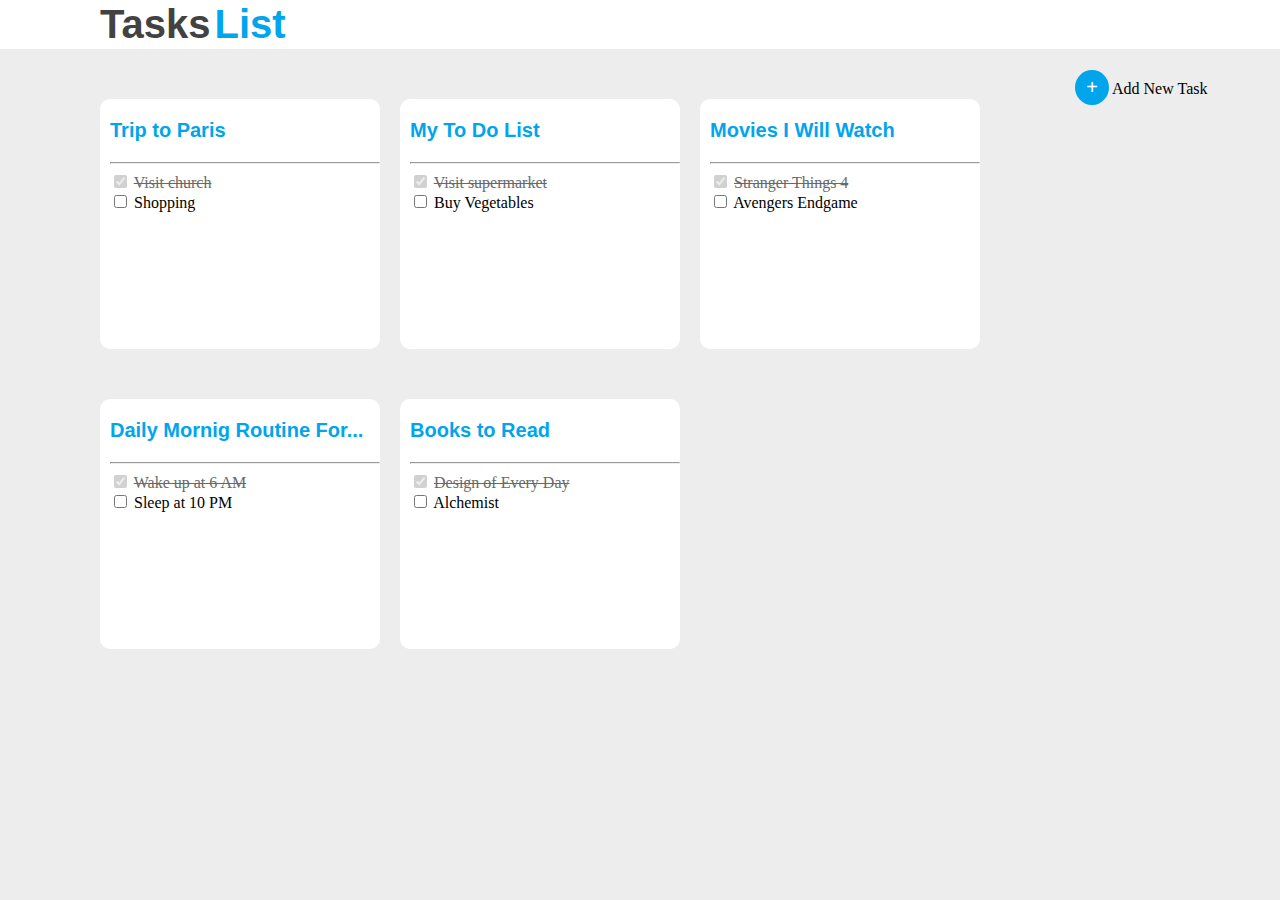
<file: index.html>
<!DOCTYPE html>
<html lang="en">
<head>
    <meta charset="UTF-8">
    <meta http-equiv="X-UA-Compatible" content="IE=edge">
    <meta name="viewport" content="width=device-width, initial-scale=1.0">
    <title>Todo Web UI</title>
    <link rel="stylesheet" href="./styles.css">
</head>
<body>
<div class="nav">
   <span class="one">Tasks</span> <span class="two">List</span></div>
   <div class="icon">
    <a href="./index2.html"><button>+</button></a> <a href="./index2.html" id="adtask">Add New Task</a>
   </div>
     
      <div class="container">
        <div class="box box1">
        <a href="./index3.html" target="_self"><h3>Trip to Paris</h3></a>
        <hr>
        <form>
          <input type="checkbox" name="visit church" id="visit church" disabled checked/>
          <label id="cross">Visit church</label><br>
          <input type="checkbox" name="shopping" id="shopping"/>
           <label>Shopping</label><br> 
        </form>
        </div>
        <div class="box box2">
          <h3 >My To Do List</h3>
          <hr>
          <form >
            <input type="checkbox" name="visit super" id="visit super " disabled checked/>
            <label id="cross">Visit supermarket</label><br>
            <input type="checkbox" name="shopping" id="shopping"/>
            <label>Buy Vegetables</label><br>
  
          </form>
        </div>
        <div class="box box3">
          <h3 >Movies I Will Watch</h3>
          <hr>
          <form >
            <input type="checkbox" name="visit super" id="visit super " disabled checked/>
            <label id="cross">Stranger Things 4</label><br>
            <input type="checkbox" name="shopping" id="shopping"/>
            <label>Avengers Endgame</label><br>
  
          </form>
        </div>
        <div class="box box4">
          <h3 >Daily Mornig Routine For...</h3>
          <hr>
          <form >
            <input type="checkbox" name="visit super" id="visit super " disabled checked/>
            <label id="cross">Wake up at 6 AM</label><br>
            <input type="checkbox" name="shopping" id="shopping"/>
            <label>Sleep at 10 PM</label><br>
  
          </form>
        </div>
        <div class="box box5">
          <h3 >Books to Read</h3>
          <hr>
          <form >
            <input type="checkbox" name="visit super" id="visit super " disabled checked/>
            <label id="cross">Design of Every Day</label><br>
            <input type="checkbox" name="shopping" id="shopping"/>
            <label>Alchemist</label><br>
  
          </form>
        </div>
    
</div>
</body>
</html>
</file>
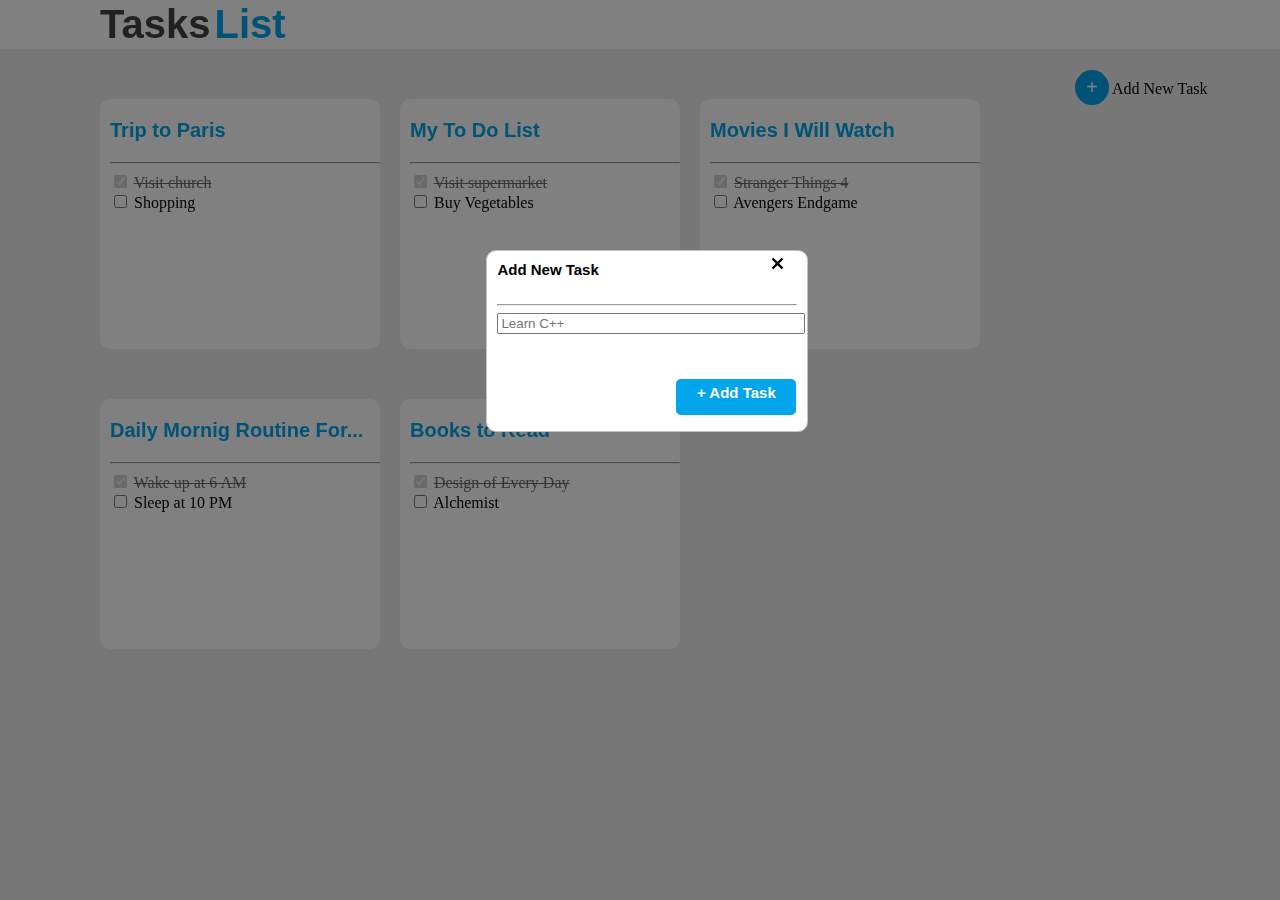
<file: index2.html>
<!DOCTYPE html>
<html lang="en">
<head>
    <meta charset="UTF-8">
    <meta http-equiv="X-UA-Compatible" content="IE=edge">
    <meta name="viewport" content="width=device-width, initial-scale=1.0">
    <title>Document</title>
    <link rel="stylesheet" href="./styles.css">
</head>
<body>
   <div class="container2">
    <div class="nav">
      <span class="one">Tasks</span> <span class="two">List</span></div>
      <div class="icon">
       <a href="./index2.html"><button>+</button></a> <a href="./index2.html" id="adtask">Add New Task</a>
      </div>
         <!-- <div class="end">
           <a href="./index2.html" target="_blank"><img src="./add-new.png" alter="newtask" height="20px" width="20px"/></a> 
           <center class="ancor"><a href="./portifolio.html"><p>+</p></a></center>
           <a href="./index2.html" target="_blank" >Add New Task</a>
         </div> -->
         <div class="container">
           <div class="box box1">
           <a href="./index3.html" target="_self"><h3>Trip to Paris</h3></a>
           <hr>
           <form >
             <input type="checkbox" name="visit church" id="visit church" disabled checked/>
             <label id="cross">Visit church</label><br>
             <input type="checkbox" name="shopping" id="shopping"/>
             <label>Shopping</label><br>
   
           </form>
           </div>
           <div class="box box2">
             <h3 >My To Do List</h3>
             <hr>
             <form >
               <input type="checkbox" name="visit super" id="visit super " disabled checked/>
               <label id="cross">Visit supermarket</label><br>
               <input type="checkbox" name="shopping" id="shopping"/>
               <label>Buy Vegetables</label><br>
     
             </form>
           </div>
           <div class="box box3">
             <h3 >Movies I Will Watch</h3>
             <hr>
             <form >
               <input type="checkbox" name="visit super" id="visit super " disabled checked/>
               <label id="cross">Stranger Things 4</label><br>
               <input type="checkbox" name="shopping" id="shopping"/>
               <label>Avengers Endgame</label><br>
     
             </form>
           </div>
           <div class="box box4">
             <h3 >Daily Mornig Routine For...</h3>
             <hr>
             <form >
               <input type="checkbox" name="visit super" id="visit super " disabled checked/>
               <label id="cross">Wake up at 6 AM</label><br>
               <input type="checkbox" name="shopping" id="shopping"/>
               <label>Sleep at 10 PM</label><br>
     
             </form>
           </div>
           <div class="box box5">
             <h3 >Books to Read</h3>
             <hr>
             <form >
               <input type="checkbox" name="visit super" id="visit super " disabled checked/>
               <label id="cross">Design of Every Day</label><br>
               <input type="checkbox" name="shopping" id="shopping"/>
               <label>Alchemist</label><br>
     
             </form>
           </div>
   </div>
   </div>
   <div class="addtask">
    <div >Add New Task </div>
    <div class="close"><a href="./index.html" target="_blank">
      <img src="./close.png" width="15px" height="15px"></a></div> 
   <hr>
    <form >
    <input type="text" name="name" placeholder="Learn C++" class="learn"/>
   </form>
   <div class="down"><span>+ Add Task</span></div>
   </div>
</body>
</html>
</file>
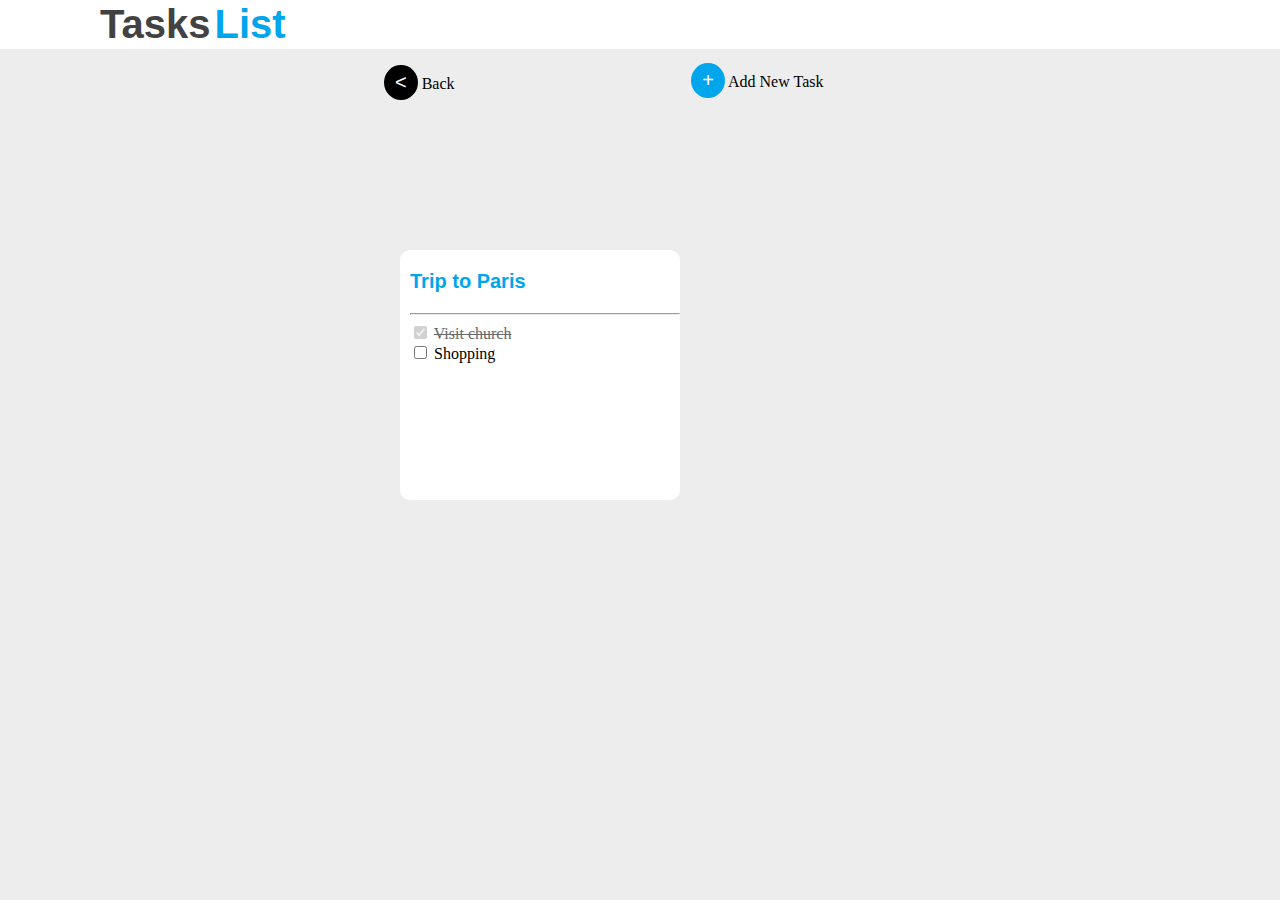
<file: index3.html>
<!DOCTYPE html>
<html lang="en">
<head>
    <meta charset="UTF-8">
    <meta http-equiv="X-UA-Compatible" content="IE=edge">
    <meta name="viewport" content="width=device-width, initial-scale=1.0">
    <title>Document</title>
   <link rel="stylesheet" href="./styles.css">
</head>
<body>
    <div class="nav index3nav">
        <span class="one">Tasks</span> <span class="two">List</span></div>
        <div class="index3_icon">
         <a href="./index4.html"><button>+</button></a> <a href="./index4.html" id="adtask">Add New Task</a>
        </div>
        <div class="back">
            <div><button id="bck"><a href="./index.html"><span><</span></a></button><a href="./index.html">
                Back
            </a></div>
           </div>
           
           <div class="box trip">
            <a href="./index3.html" target="_self"><h3>Trip to Paris</h3></a>
            <hr>
            <form>
              <input type="checkbox" name="visit church" id="visit church" disabled checked/>
              <label id="cross">Visit church</label><br>
              <input type="checkbox" name="shopping" id="shopping"/>
               <label>Shopping</label><br> 
            </form>
            </div>
        
</body>
</html>
</file>
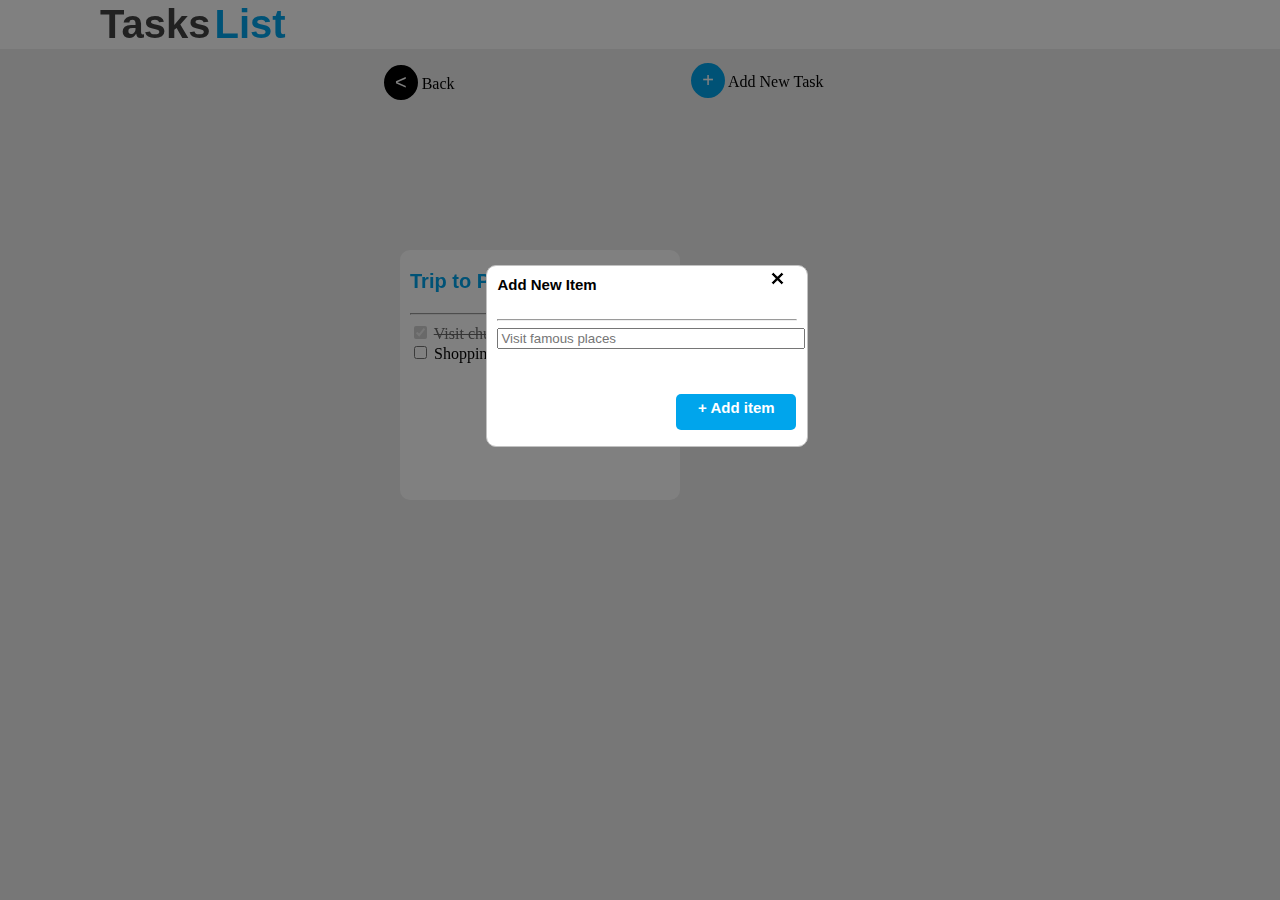
<file: index4.html>
<!DOCTYPE html>
<html lang="en">
<head>
    <meta charset="UTF-8">
    <meta http-equiv="X-UA-Compatible" content="IE=edge">
    <meta name="viewport" content="width=device-width, initial-scale=1.0">
    <title>Document</title>
    <link rel="stylesheet" href="./styles.css"> 
</head>
<body>
<div class="container4">
    <div class="nav">
        <span class="one">Tasks</span> <span class="two">List</span></div>
        <div class="index3_icon">
         <a href="./index2.html"><button>+</button></a> <a href="./index2.html" id="adtask">Add New Task</a>
        </div>
        <div class="back">
            <div><button id="bck"><a href="./index2.html"><span><</span></a></button><a href="./index2.html">
                Back
            </a></div>
           </div>
           <div class="box trip">
            <a href="./index3.html" target="_self"><h3>Trip to Paris</h3></a>
            <hr>
            <form>
              <input type="checkbox" name="visit church" id="visit church" disabled checked/>
              <label id="cross">Visit church</label><br>
              <input type="checkbox" name="shopping" id="shopping"/>
               <label>Shopping</label><br> 
            </form>
            </div>
</div>
<div class="additems">
    <div >Add New Item </div>
    
    <div class="close"><a href="./index3.html" target="_blank"><img src="./close.png" width="15px" height="15px"></a></div>
   <hr>
    <form >
    <input type="text" name="name" placeholder="Visit famous places" class="learn"/>
   </form>
   <div class="down"><span>+ Add item</span></div>
   </div>
</body>
</html>
</file>
<file: styles.css>
body{
    margin:0px;
    padding:0px;
}
.nav{
      background-color: white; 
      padding-left: 100px; 
    box-shadow: 0px 300px 0px 800px #EDEDED;  
}
.icon{
     position:absolute;
    left:84%;
    top:70px; 
}
.one{
    color: #424242;
    font: normal normal bold 40px/49px Inter;
    font-family: 'Segoe UI', Tahoma, Geneva, Verdana, sans-serif;
}
.two{
    color:#00A5EC;
    font: normal normal bold 40px/49px Inter;
    font-family: 'Segoe UI', Tahoma, Geneva, Verdana, sans-serif;
}  
button{
    background-color: #00A5EC;
    border:5px solid #00A5EC ;
    border-radius: 50%;
    font-size: 20px;
    color: white;
}
a{  
    text-decoration: none;
    color:black;
}
.container{
    margin-top: 50px;
padding-left: 100px;
padding-right: 100px;
    display:flex;
    flex-wrap: wrap;
}
.box{
    padding-left :10px; 
    height: 250px;
    width: 270px;
    /* border:1px solid gray ;  */
    border-radius: 10px;
    margin-right:20px;
    margin-bottom: 50px;
     background-color: white; 
}
.box:hover{
    box-shadow: 0px 0px 5px 5px rgb(168, 167, 167);
}

#cross{
    color: dimgrey;
    text-decoration: line-through;
}
h3{
    color:#00A5EC;  
    font:normal normal bold 20px Inter;
    font-family: 'Segoe UI', Tahoma, Geneva, Verdana, sans-serif; 
}
.container2{
    filter:blur(1.5px);
    filter:brightness(50%);
    position: relative;
}
.addtask{
    padding: 10px;
    height: 160px;
    width: 300px;
    font:normal normal bold 15px Inter;
    font-family: 'Segoe UI', Tahoma, Geneva, Verdana, sans-serif; 
    background-color:white;
    border: 1px solid #C2C2C2;
    border-radius: 10px;
    position:absolute;
    top:250px;
    left:38%;
}
.down{
    height: 31px;
    width: 120px;
    border-radius: 5px;
    background-color: #00A5EC;
    position: relative;
    top: 45px;
    right: -179px;
    padding-top: 5px;
    text-align: center;

}
span{
    color:white;
}
.close{
    position:relative;
    left: 91%;
    top: -22px;
}
.learn{
    width: 100%;
    } 
.index3_icon{
    position: relative;
    left: 54%;
    top: 14px;
    width: 200px;
}
#bck{
    color: white;
    background-color:black;
    border-radius: 50%;
    border:5px solid black;
}
.back{
    width: 100px;
    position: relative;
    left: 30%;
    top: -19px;
}
.trip:hover{
    box-shadow: 0px 0px 0px 0px ;
}
.trip{
    position:absolute;
    top:250px;
    left:400px;
   
}
.index3_icon:last-child{
    display: none;
}
.container4{
    filter: blur(2px);
    filter:brightness(50%);
}

.additems{
    padding: 10px;
    height: 160px;
    width: 300px;
    font:normal normal bold 15px Inter;
    font-family: 'Segoe UI', Tahoma, Geneva, Verdana, sans-serif; 
    background-color:white;
    border: 1px solid #C2C2C2;
    border-radius: 10px;
    position:relative;
    bottom:-146px;
    left:38%;
}



/* ***********mobile view */ 
 @media screen and (min-width:280px) and (max-width:500px){
    body{
    padding:0px;
    margin:0px;
    /* width: 100vw; */
    }
    
 .nav{
    padding-left: 0px;
        display: flex;
        flex-wrap: wrap;
        flex-direction: row;
} 
.one{
    padding-left: 1px;
}
     .icon{
     left: 43%;
    top: 56px;
    } 
    #adtask{
      display: none;
    }
    .container{
        box-sizing: border-box;
        overflow-x: hidden;
      display:grid;
      grid-template-columns: 250px;
      justify-content: space-around;
      row-gap: 20px;
    }
    .box4,.box5{
        display: none;
    }
    .container2{
        margin: 0px;
        padding: 0px;
       box-sizing: border-box;
    }
    .addtask{
        padding: 10px;
        height: 150px;
        width: 250px;
        position: absolute;
        top:240px;
        left:76px;
    }
    .close{
     box-sizing: border-box;
     width: 10px;
    }
    .down{
        height: 31px;
        width: 100px;
        position: relative;
        top: 27px;
        right: -80px;
        padding-top: 3px;
    }
 .trip{
    position: absolute;
    top: 180px;
    left: 35px;
} 
.back{
    position:absolute;
    left:10px;
    top:60px;
}
.index3_icon{
    width: 10px;
}
.additems{
    top: 100px;
    left:7%
}
}
</file>
